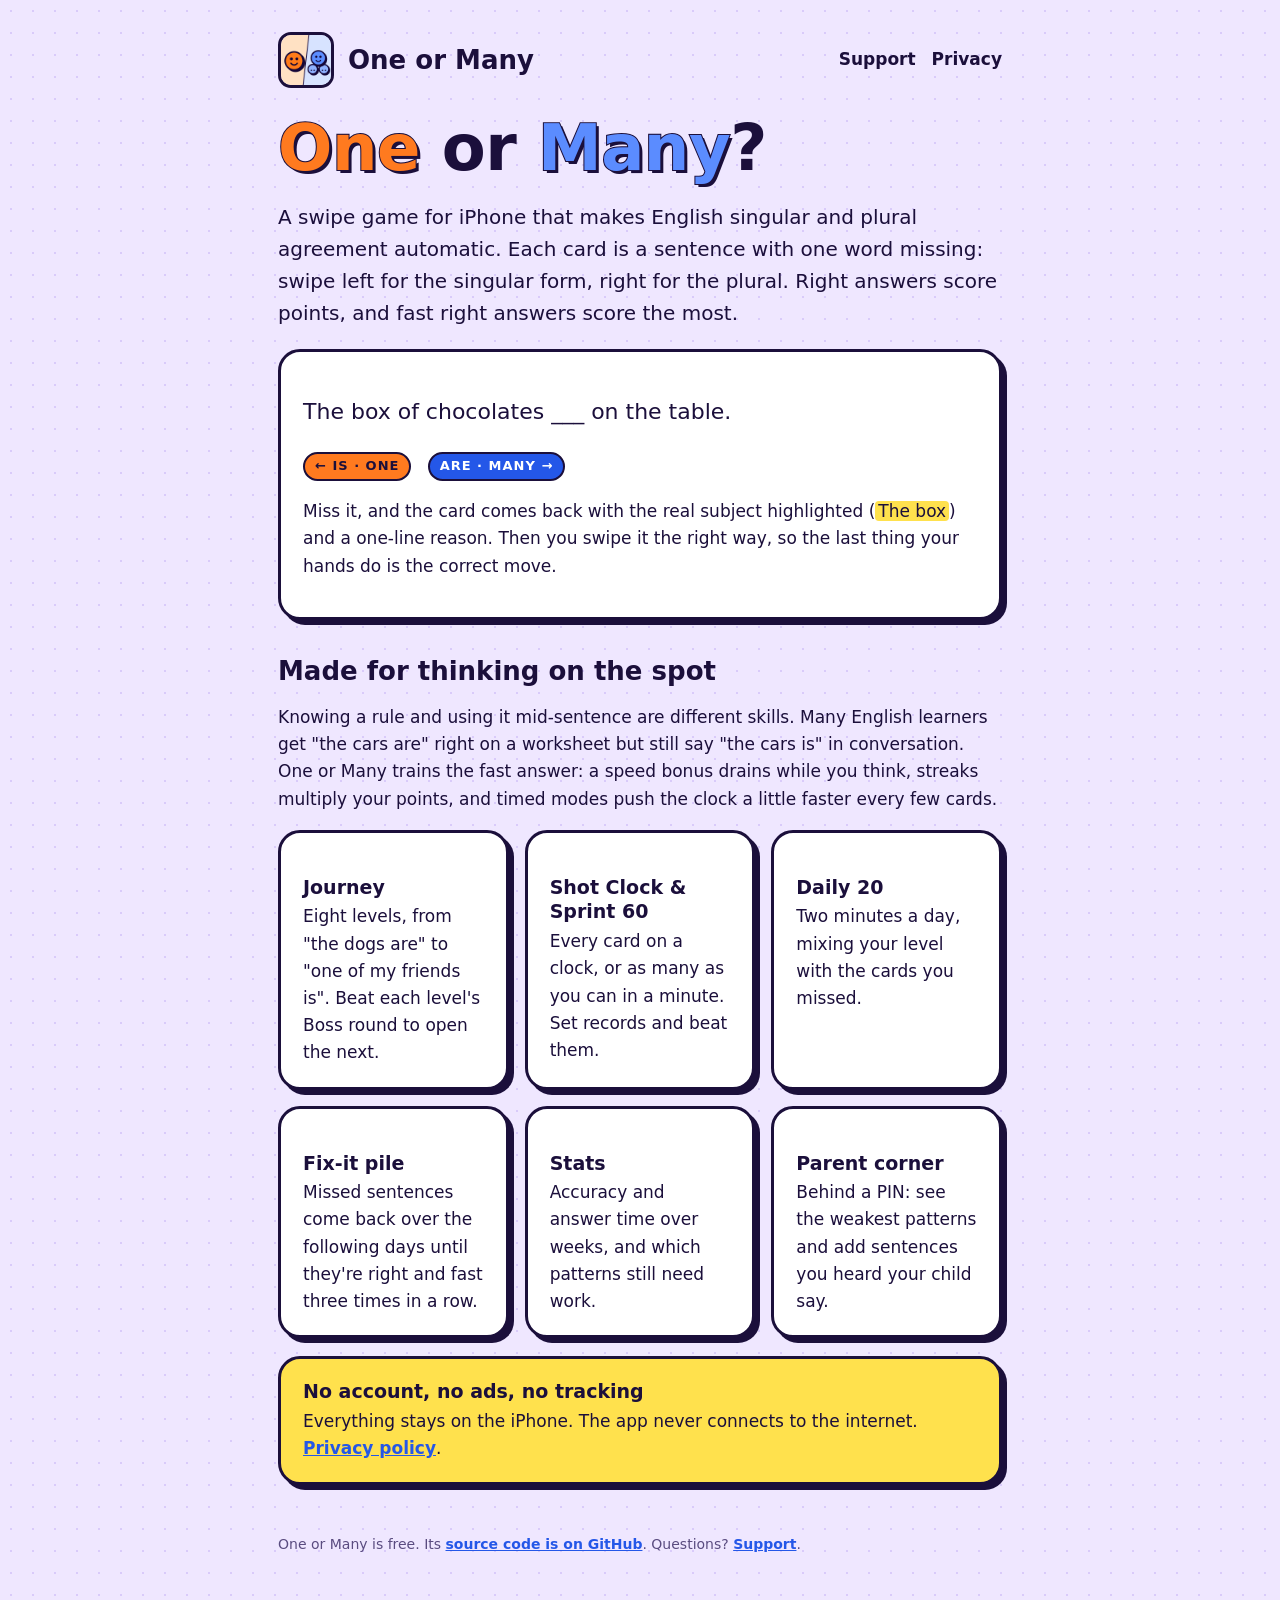
<file: site/index.html>
<!doctype html>
<html lang="en">
<head>
<meta charset="utf-8">
<meta name="viewport" content="width=device-width, initial-scale=1, viewport-fit=cover">
<title>One or Many: a swipe game for singular and plural</title>
<meta name="description" content="A swipe game for iPhone that trains English singular/plural agreement until it's automatic.">
<link rel="icon" href="favicon.png">
<link rel="apple-touch-icon" href="apple-touch-icon.png">
<link rel="stylesheet" href="style.css">
</head>
<body>
<div class="wrap">
  <header class="site">
    <img src="icon.png" alt="">
    <a class="name" href="./">One or Many</a>
    <nav><a href="support.html">Support</a><a href="privacy.html">Privacy</a></nav>
  </header>

  <h1><span class="one">One</span> or <span class="many">Many</span>?</h1>
  <p class="lede">A swipe game for iPhone that makes English singular and plural agreement automatic. Each card is a
    sentence with one word missing: swipe left for the singular form, right for the plural. Right answers score
    points, and fast right answers score the most.</p>

  <div class="card">
    <p class="sentence">The box of chocolates ___ on the table.</p>
    <p><span class="chip one">← is · one</span> &nbsp; <span class="chip many">are · many →</span></p>
    <p>Miss it, and the card comes back with the real subject highlighted (<mark>The box</mark>) and a one-line
      reason. Then you swipe it the right way, so the last thing your hands do is the correct move.</p>
  </div>

  <h2>Made for thinking on the spot</h2>
  <p>Knowing a rule and using it mid-sentence are different skills. Many English learners get "the cars are"
    right on a worksheet but still say "the cars is" in conversation. One or Many trains the fast answer: a speed bonus
    drains while you think, streaks multiply your points, and timed modes push the clock a little faster every few
    cards.</p>

  <div class="grid">
    <div class="card"><h3>Journey</h3>Eight levels, from "the dogs are" to "one of my friends is". Beat each level's
      Boss round to open the next.</div>
    <div class="card"><h3>Shot Clock &amp; Sprint 60</h3>Every card on a clock, or as many as you can in a minute.
      Set records and beat them.</div>
    <div class="card"><h3>Daily 20</h3>Two minutes a day, mixing your level with the cards you missed.</div>
    <div class="card"><h3>Fix-it pile</h3>Missed sentences come back over the following days until they're right
      and fast three times in a row.</div>
    <div class="card"><h3>Stats</h3>Accuracy and answer time over weeks, and which patterns still need work.</div>
    <div class="card"><h3>Parent corner</h3>Behind a PIN: see the weakest patterns and add sentences you heard
      your child say.</div>
  </div>

  <div class="card marker">
    <h3 style="margin-top:0">No account, no ads, no tracking</h3>
    Everything stays on the iPhone. The app never connects to the internet. <a href="privacy.html">Privacy policy</a>.
  </div>

  <footer>
    One or Many is free. Its <a href="https://github.com/davidlago/singular-or-plural">source code is on GitHub</a>.
    Questions? <a href="support.html">Support</a>.
  </footer>
</div>
</body>
</html>
</file>
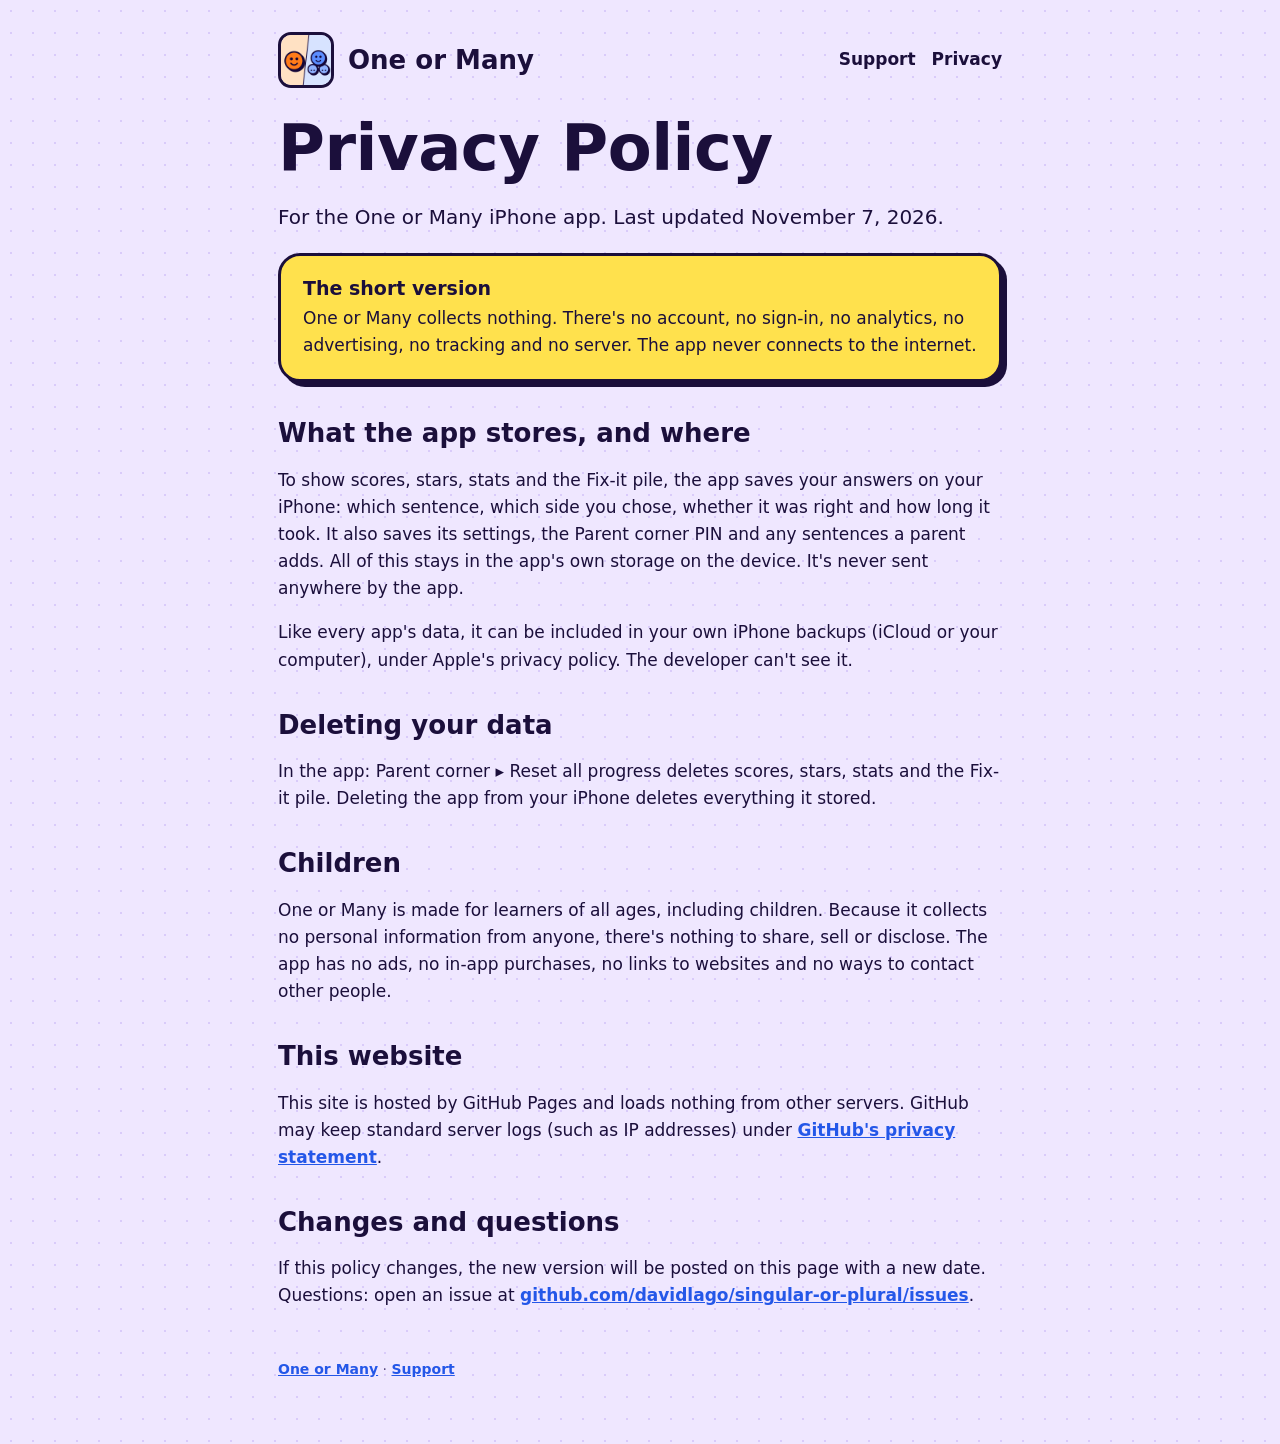
<file: site/privacy.html>
<!doctype html>
<html lang="en">
<head>
<meta charset="utf-8">
<meta name="viewport" content="width=device-width, initial-scale=1, viewport-fit=cover">
<title>Privacy Policy · One or Many</title>
<link rel="icon" href="favicon.png">
<link rel="apple-touch-icon" href="apple-touch-icon.png">
<link rel="stylesheet" href="style.css">
</head>
<body>
<div class="wrap">
  <header class="site">
    <img src="icon.png" alt="">
    <a class="name" href="./">One or Many</a>
    <nav><a href="support.html">Support</a><a href="privacy.html">Privacy</a></nav>
  </header>

  <h1>Privacy Policy</h1>
  <p class="lede">For the One or Many iPhone app. Last updated November 7, 2026.</p>

  <div class="card marker">
    <h3 style="margin-top:0">The short version</h3>
    One or Many collects nothing. There's no account, no sign-in, no analytics, no advertising, no tracking and no
    server. The app never connects to the internet.
  </div>

  <h2>What the app stores, and where</h2>
  <p>To show scores, stars, stats and the Fix-it pile, the app saves your answers on your iPhone: which sentence,
    which side you chose, whether it was right and how long it took. It also saves its settings, the Parent corner
    PIN and any sentences a parent adds. All of this stays in the app's own storage on the device. It's never sent
    anywhere by the app.</p>
  <p>Like every app's data, it can be included in your own iPhone backups (iCloud or your computer), under Apple's
    privacy policy. The developer can't see it.</p>

  <h2>Deleting your data</h2>
  <p>In the app: Parent corner ▸ Reset all progress deletes scores, stars, stats and the Fix-it pile. Deleting the
    app from your iPhone deletes everything it stored.</p>

  <h2>Children</h2>
  <p>One or Many is made for learners of all ages, including children. Because it collects no personal information
    from anyone, there's nothing to share, sell or disclose. The app has no ads, no in-app purchases, no links to
    websites and no ways to contact other people.</p>

  <h2>This website</h2>
  <p>This site is hosted by GitHub Pages and loads nothing from other servers. GitHub may keep standard server logs
    (such as IP addresses) under <a href="https://docs.github.com/site-policy/privacy-policies/github-general-privacy-statement">GitHub's privacy statement</a>.</p>

  <h2>Changes and questions</h2>
  <p>If this policy changes, the new version will be posted on this page with a new date. Questions: open an issue at
    <a href="https://github.com/davidlago/singular-or-plural/issues">github.com/davidlago/singular-or-plural/issues</a>.</p>

  <footer><a href="./">One or Many</a> · <a href="support.html">Support</a></footer>
</div>
</body>
</html>
</file>
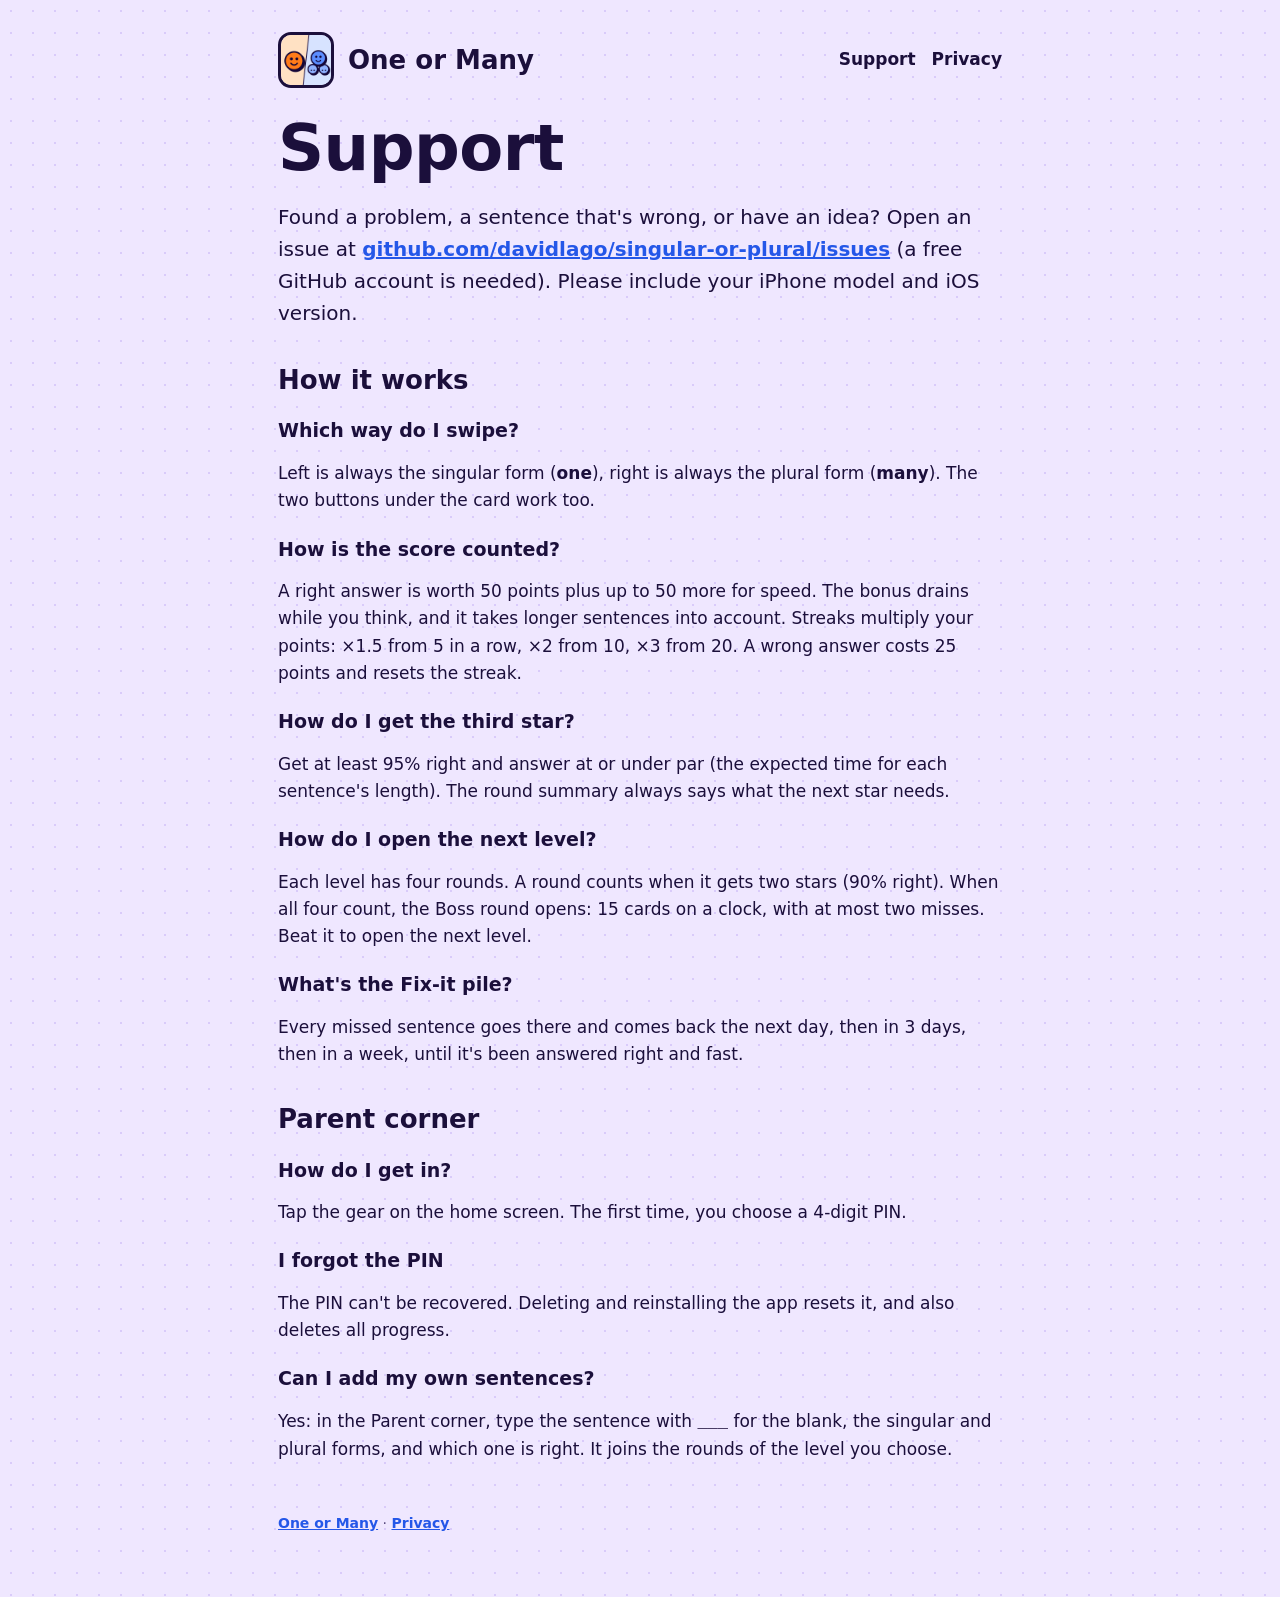
<file: site/support.html>
<!doctype html>
<html lang="en">
<head>
<meta charset="utf-8">
<meta name="viewport" content="width=device-width, initial-scale=1, viewport-fit=cover">
<title>Support · One or Many</title>
<link rel="icon" href="favicon.png">
<link rel="apple-touch-icon" href="apple-touch-icon.png">
<link rel="stylesheet" href="style.css">
</head>
<body>
<div class="wrap">
  <header class="site">
    <img src="icon.png" alt="">
    <a class="name" href="./">One or Many</a>
    <nav><a href="support.html">Support</a><a href="privacy.html">Privacy</a></nav>
  </header>

  <h1>Support</h1>
  <p class="lede">Found a problem, a sentence that's wrong, or have an idea? Open an issue at
    <a href="https://github.com/davidlago/singular-or-plural/issues">github.com/davidlago/singular-or-plural/issues</a>
    (a free GitHub account is needed). Please include your iPhone model and iOS version.</p>

  <h2>How it works</h2>
  <h3>Which way do I swipe?</h3>
  <p>Left is always the singular form (<b>one</b>), right is always the plural form (<b>many</b>). The two buttons
    under the card work too.</p>
  <h3>How is the score counted?</h3>
  <p>A right answer is worth 50 points plus up to 50 more for speed. The bonus drains while you think, and it takes
    longer sentences into account. Streaks multiply your points: ×1.5 from 5 in a row, ×2 from 10, ×3 from 20. A wrong
    answer costs 25 points and resets the streak.</p>
  <h3>How do I get the third star?</h3>
  <p>Get at least 95% right and answer at or under par (the expected time for each sentence's length). The round
    summary always says what the next star needs.</p>
  <h3>How do I open the next level?</h3>
  <p>Each level has four rounds. A round counts when it gets two stars (90% right). When all four count, the Boss
    round opens: 15 cards on a clock, with at most two misses. Beat it to open the next level.</p>
  <h3>What's the Fix-it pile?</h3>
  <p>Every missed sentence goes there and comes back the next day, then in 3 days, then in a week, until it's been
    answered right and fast.</p>

  <h2>Parent corner</h2>
  <h3>How do I get in?</h3>
  <p>Tap the gear on the home screen. The first time, you choose a 4-digit PIN.</p>
  <h3>I forgot the PIN</h3>
  <p>The PIN can't be recovered. Deleting and reinstalling the app resets it, and also deletes all progress.</p>
  <h3>Can I add my own sentences?</h3>
  <p>Yes: in the Parent corner, type the sentence with <code>___</code> for the blank, the singular and plural forms,
    and which one is right. It joins the rounds of the level you choose.</p>

  <footer><a href="./">One or Many</a> · <a href="privacy.html">Privacy</a></footer>
</div>
</body>
</html>
</file>
<file: site/style.css>
/* Sticker arcade, for the web (docs/STYLE.md). System fonts only: the site loads nothing from other servers. */
:root {
  --ground: #EFE7FF; --dot: #D9CBFA; --ink: #1B0F3B; --muted: #5A4C80; --surface: #FFFFFF;
  --one: #FF7A1F; --one-text: #C2410C; --many: #2457E8; --many-light: #5B8CFF; --marker: #FFE14D; --pop: #FF4FA3; --good: #3DDC97;
  --display: ui-rounded, "SF Pro Rounded", "Arial Rounded MT Bold", system-ui, sans-serif;
  --body: ui-rounded, system-ui, -apple-system, "Segoe UI", sans-serif;
}
* { box-sizing: border-box; }
html { background: var(--ground); }
body {
  margin: 0; color: var(--ink); font: 17px/1.6 var(--body);
  background-color: var(--ground);
  background-image: radial-gradient(var(--dot) 1.5px, transparent 1.5px); background-size: 22px 22px;
}
a { color: var(--many); font-weight: 600; }
.wrap { max-width: 760px; margin: 0 auto; padding: 32px max(18px, env(safe-area-inset-left)) 64px; }
header.site { display: flex; align-items: center; gap: 14px; margin-bottom: 28px; flex-wrap: wrap; }
header.site img { width: 56px; height: 56px; border-radius: 13px; border: 3px solid var(--ink); }
header.site .name { font: 900 26px/1 var(--display); color: var(--ink); text-decoration: none; }
header.site nav { margin-left: auto; display: flex; gap: 16px; font-weight: 700; }
header.site nav a { color: var(--ink); text-decoration: none; }
header.site nav a:hover { text-decoration: underline; }
h1 { font: 900 clamp(40px, 8vw, 64px)/1.02 var(--display); margin: 0 0 14px; letter-spacing: -0.5px; text-wrap: balance; }
h1 .one { color: var(--one); } h1 .many { color: var(--many-light); }
h1 .one, h1 .many { -webkit-text-stroke: 2px var(--ink); paint-order: stroke fill; text-shadow: 3px 3px 0 var(--ink); }
h2 { font: 800 26px/1.2 var(--display); margin: 36px 0 10px; }
h3 { font: 800 19px/1.3 var(--display); margin: 22px 0 4px; }
.lede { font-size: 20px; max-width: 62ch; }
.card {
  background: var(--surface); border: 3px solid var(--ink); border-radius: 22px; box-shadow: 5px 5px 0 var(--ink);
  padding: 20px 22px; margin: 18px 0;
}
.card.pop { background: var(--pop); } .card.marker { background: var(--marker); }
.grid { display: grid; grid-template-columns: repeat(auto-fit, minmax(210px, 1fr)); gap: 16px; }
.grid .card { margin: 0; }
.chip { display: inline-block; font-weight: 800; font-size: 13px; letter-spacing: 1px; text-transform: uppercase;
  border: 2.5px solid var(--ink); border-radius: 999px; padding: 2px 10px; background: var(--surface); }
.chip.one { background: var(--one); } .chip.many { background: var(--many); color: #fff; }
mark { background: var(--marker); color: var(--ink); border-radius: 4px; padding: 0 3px; }
.sentence { font-size: 22px; font-weight: 500; }
.sentence b.one { color: var(--one-text); } .sentence b.many { color: var(--many); }
.badge { display: inline-flex; align-items: center; gap: 8px; font-weight: 800; background: var(--ink); color: #fff;
  border-radius: 14px; padding: 12px 18px; text-decoration: none; box-shadow: 4px 4px 0 var(--one); }
footer { margin-top: 48px; color: var(--muted); font-size: 14px; }
ul { padding-left: 22px; } li { margin: 6px 0; }
</file>
